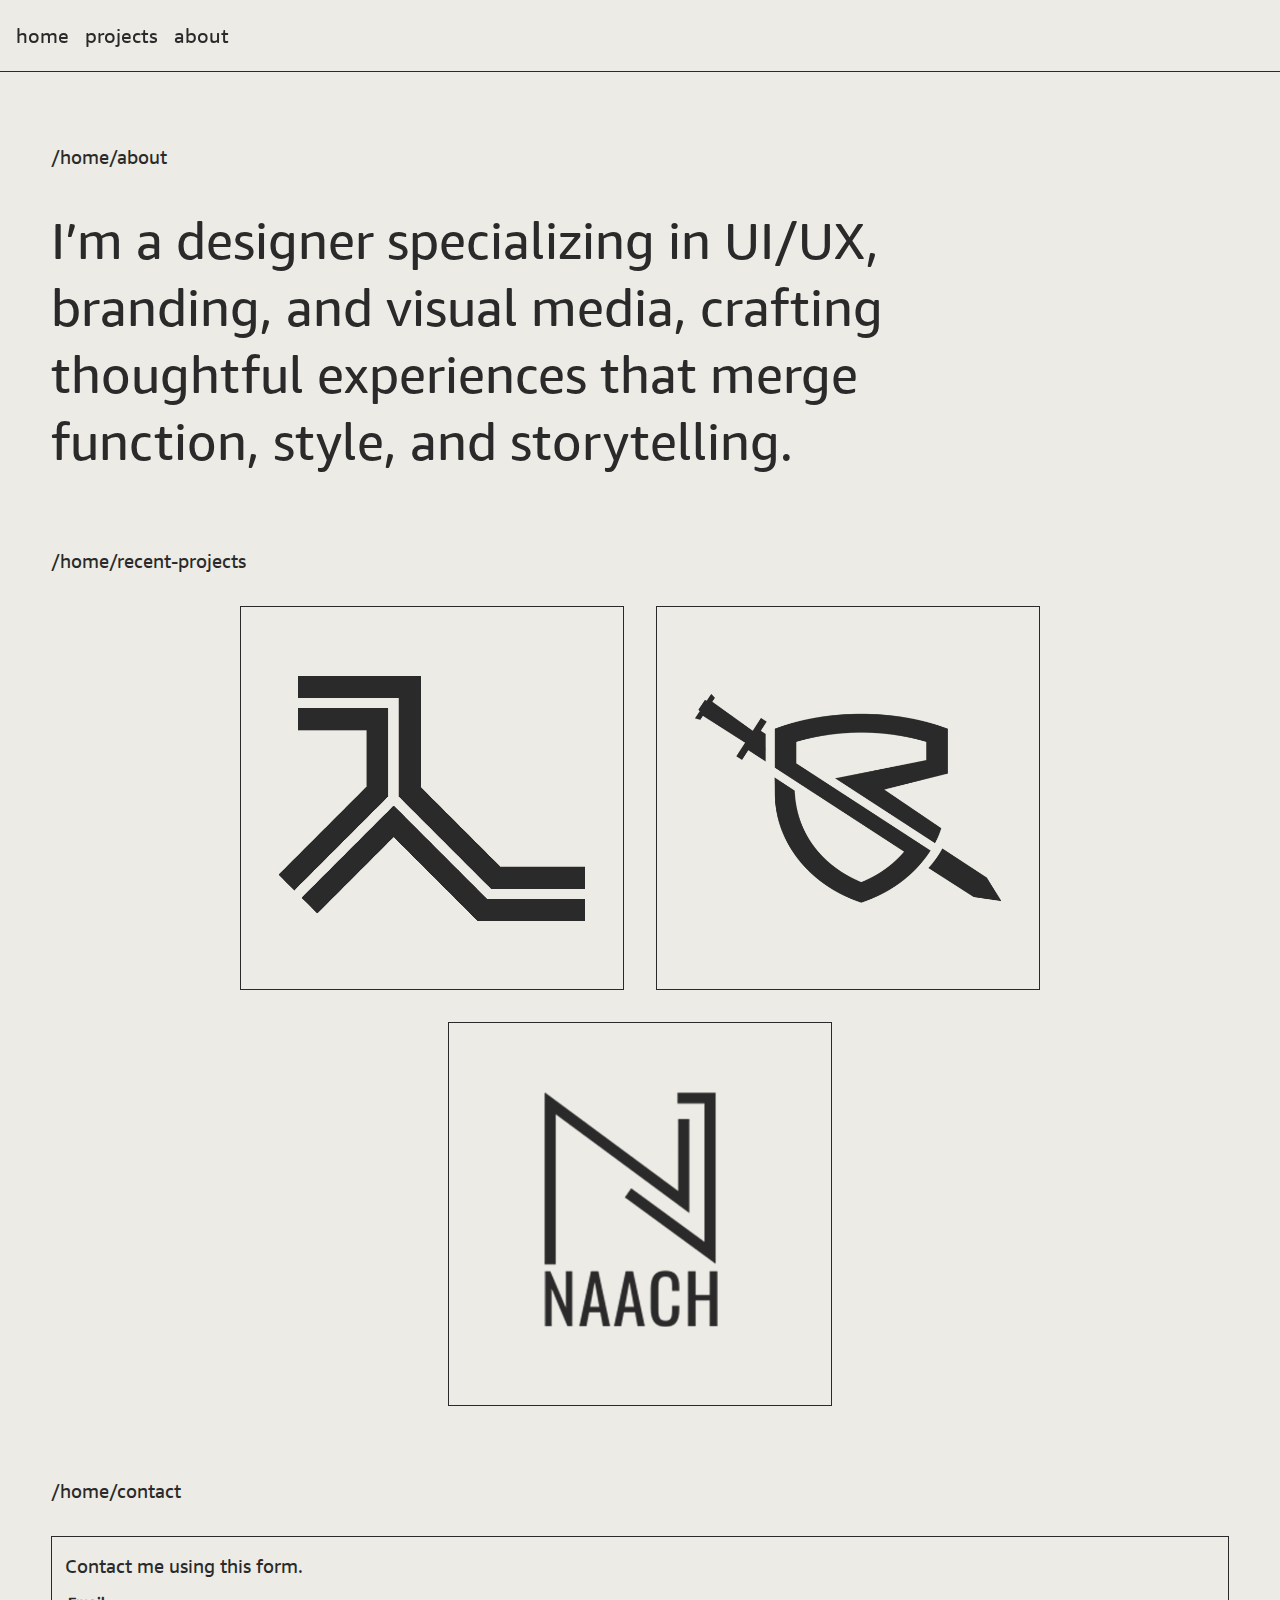
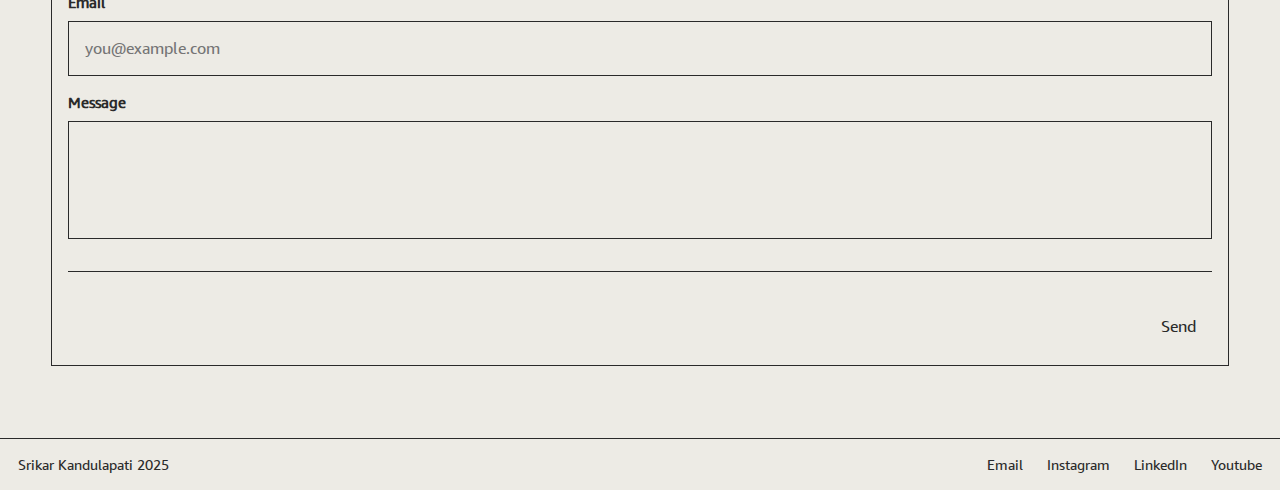
<file: index.html>
<!DOCTYPE html>
<html lang="en">
<head>
    <meta charset="UTF-8">
    <meta name="theme-color" content="#EDEBE5" />
    <meta name="viewport" content="width=device-width, initial-scale=1.0">
    <title>Portfolio</title>
    <link rel="stylesheet" href="style.css">
    <link rel="stylesheet" href="e-ink.css">
    <!-- <link rel="stylesheet" href="mediaqueries.css"> -->
</head>
<body>
    <nav id = "desktop-nav" class="navbar">
        <div>
            <ul class="nav-links">
                <li><a href="index.html">home</a></li>
                <li><a href="index.html#projects">projects</a></li>
                <li><a href="about.html">about</a></li>
            </ul>
            <!-- <button id="eink-toggle" class="eink-toggle-btn">Toggle E-Ink Mode</button> -->
        </div>
    </nav>
    <nav id="hamburger-nav">
        <div class="hamburger-menu">
            <div class="hamburger-icon" onclick="toggleMenu()">
                <span></span>
                <span></span>
                <span></span>
            </div>
            <div class="menu-links">
                <li><a href="#about" onclick="toggleMenu()">About</a></li>
                <li><a href="#Experience" onclick="toggleMenu()">Experience</a></li>
                <li><a href="#Projects" onclick="toggleMenu()">Projects</a></li>
                <li><a href="#Contact" onclick="toggleMenu()">Contacts</a></li>
            </div>
        </div>
    </nav>
    <section id="about">
        <div class="about-text">
            <h1>/home/about</h1>
            <p>I’m a designer specializing in UI/UX, branding, and visual media, crafting thoughtful experiences that merge function, style, and storytelling.</p>
          </div>
    </section>
    <section id="projects">
        <h1>/home/recent-projects</h1>
        <div class="projects-grid">
            <a href="LTS.html" class="project-link">
                <div class="project">
                    <img src="images/lambda-logo-grey.png" alt="Project 1" class="project-logo">
                    <div class="overlay">Lambda Technology Services</div>
                </div>
            </a>
            <div class="project">
                <img src="images/sapa-logo-grey.png" alt="Project 2" class="project-logo">
                <div class="overlay">RU SAPA</div>
            </div>
            <div class="project">
                <img src="images/naach-logo-grey.png" alt="Project 3" class="project-logo">
                <div class="overlay">NJ Naach</div>
            </div>
        </div>
    </section>
    <section id="contact">
        <div class="contact-text">
            <h1>/home/contact</h1>
            <div class="contact-form">
                <h2>Contact me using this form.</h2>
                <label for="email">Email</label>
                <input type="email" id="email" placeholder="you@example.com" />
              
                <label for="message">Message</label>
                <textarea id="message" class="input-style" rows="4"></textarea>
                <hr class="divider" />
                <button type="send" class="send-button">Send</button>
            </div>
          </div>
    </section>
    <footer class="site-footer">
        <div class="footer-content">
          <div class="footer-left">
            <p>Srikar Kandulapati 2025</p>
          </div>
          <div class="footer-right">
            <a href="mailto:youremail@example.com">Email</a>
            <a href="https://instagram.com/yourusername" target="_blank" rel="noopener noreferrer">Instagram</a>
            <a href="https://linkedin.com/in/yourusername" target="_blank" rel="noopener noreferrer">LinkedIn</a>
            <a href="https://linkedin.com/in/yourusername" target="_blank" rel="noopener noreferrer">Youtube</a>
          </div>
        </div>
      </footer>
    <script src="script.js"></script>
</body>
</html>
</file>
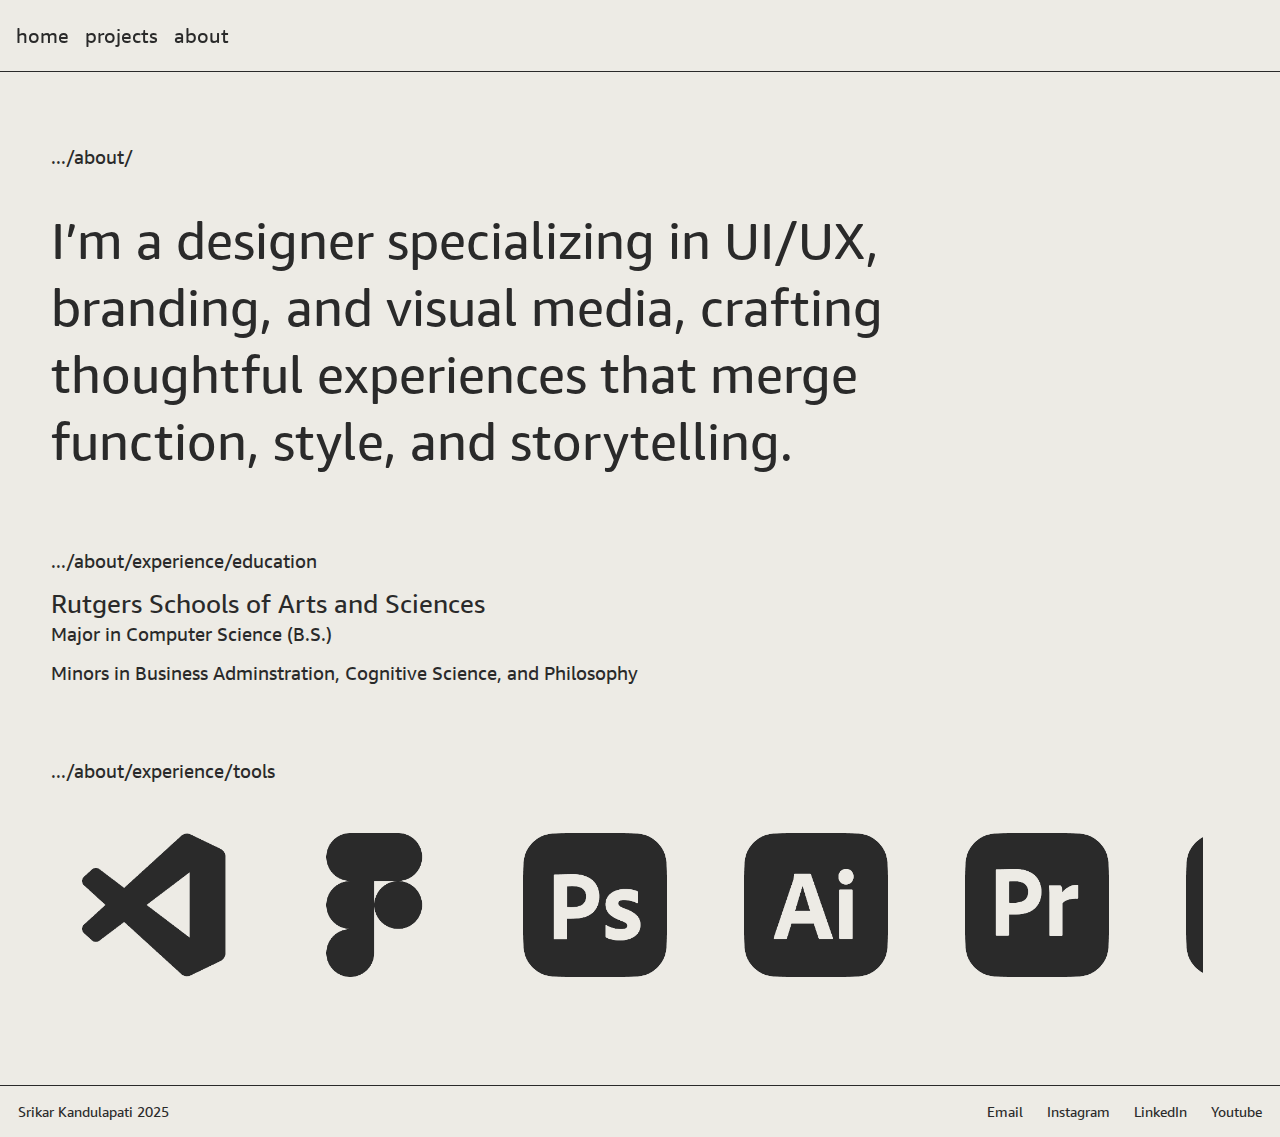
<file: about.html>
<!DOCTYPE html>
<html lang="en">
<head>
  <meta charset="UTF-8" />
  <meta name="viewport" content="width=device-width, initial-scale=1.0" />
  <title>About</title>
  <link rel="stylesheet" href="style.css" />
  <link rel="stylesheet" href="projects.css" />
</head>
<body>
    <nav id = "desktop-nav" class="navbar">
        <div>
            <ul class="nav-links">
                <li><a href="index.html">home</a></li>
                <li><a href="index.html#projects">projects</a></li>
                <li><a href="about.html">about</a></li>
            </ul>
            <!-- <button id="eink-toggle" class="eink-toggle-btn">Toggle E-Ink Mode</button> -->
        </div>
    </nav>
    <section id="about">
        <div class="about-text">
            <h1>.../about/</h1>
            <p>I’m a designer specializing in UI/UX, branding, and visual media, crafting thoughtful experiences that merge function, style, and storytelling.</p>
          </div>
    </section>
    <section id="experience-education">
      <div class="experience-text">
          <h1>.../about/experience/education</h1>
          <p1>Rutgers Schools of Arts and Sciences</p1>
          <h1> Major in Computer Science (B.S.) </h1>
          <h1> Minors in Business Adminstration, Cognitive Science, and Philosophy</h1>
      </section>
    <section id="experience-tools">
        <div class="experience-text">
            <h1>.../about/experience/tools</h1>
            <div class="scroll-container">
              <div class="row-scroll">
                <div class="image-swap-apps">
                  <img src="images/vs-code-grey.png" class="default-img" alt="VS Code">
                  <img src="images/vs-code-color.png" class="hover-img" alt="VS Code">
                </div>
                <div class="image-swap-apps">
                  <img src="images/figma-grey.png" class="default-img" alt="Figma">
                  <img src="images/figma-color.png" class="hover-img" alt="Figma">
                </div>
                <div class="image-swap-apps">
                  <img src="images/ps-grey.png" class="default-img" alt="Photoshop">
                  <img src="images/ps-color.png" class="hover-img" alt="Photoshop">
                </div>
                <div class="image-swap-apps">
                  <img src="images/ai-grey.png" class="default-img" alt="Illustrator">
                  <img src="images/ai-color.png" class="hover-img" alt="Illustrator">
                </div>
                <div class="image-swap-apps">
                  <img src="images/pr-grey.png" class="default-img" alt="Premiere Pro">
                  <img src="images/pr-color.png" class="hover-img" alt="Premiere Pro">
                </div>
                <div class="image-swap-apps">
                  <img src="images/ae-grey.png" class="default-img" alt="After Effects">
                  <img src="images/ae-color.png" class="hover-img" alt="After Effects">
                </div>
                <div class="image-swap-apps">
                  <img src="images/procreate-grey.png" class="default-img" alt="Procreate">
                  <img src="images/procreate-color.png" class="hover-img" alt="Procreate">
                </div>

                <div class="image-swap-apps">
                  <img src="images/vs-code-grey.png" class="default-img" alt="VS Code">
                  <img src="images/vs-code-color.png" class="hover-img" alt="VS Code">
                </div>
                <div class="image-swap-apps">
                  <img src="images/figma-grey.png" class="default-img" alt="Figma">
                  <img src="images/figma-color.png" class="hover-img" alt="Figma">
                </div>
                <div class="image-swap-apps">
                  <img src="images/ps-grey.png" class="default-img" alt="Photoshop">
                  <img src="images/ps-color.png" class="hover-img" alt="Photoshop">
                </div>
                <div class="image-swap-apps">
                  <img src="images/ai-grey.png" class="default-img" alt="Illustrator">
                  <img src="images/ai-color.png" class="hover-img" alt="Illustrator">
                </div>
                <div class="image-swap-apps">
                  <img src="images/pr-grey.png" class="default-img" alt="Premiere Pro">
                  <img src="images/pr-color.png" class="hover-img" alt="Premiere Pro">
                </div>
                <div class="image-swap-apps">
                  <img src="images/ae-grey.png" class="default-img" alt="After Effects">
                  <img src="images/ae-color.png" class="hover-img" alt="After Effects">
                </div>
                <div class="image-swap-apps">
                  <img src="images/procreate-grey.png" class="default-img" alt="Procreate">
                  <img src="images/procreate-color.png" class="hover-img" alt="Procreate">
                </div>
              </div>
            </div>
          </div>
    </section>
    <footer class="site-footer">
      <div class="footer-content">
        <div class="footer-left">
          <p>Srikar Kandulapati 2025</p>
        </div>
        <div class="footer-right">
          <a href="mailto:youremail@example.com">Email</a>
          <a href="https://instagram.com/yourusername" target="_blank" rel="noopener noreferrer">Instagram</a>
          <a href="https://linkedin.com/in/yourusername" target="_blank" rel="noopener noreferrer">LinkedIn</a>
          <a href="https://linkedin.com/in/yourusername" target="_blank" rel="noopener noreferrer">Youtube</a>
        </div>
      </div>
    </footer>
  <script src="script.js"></script>
</body>
</html>
</file>
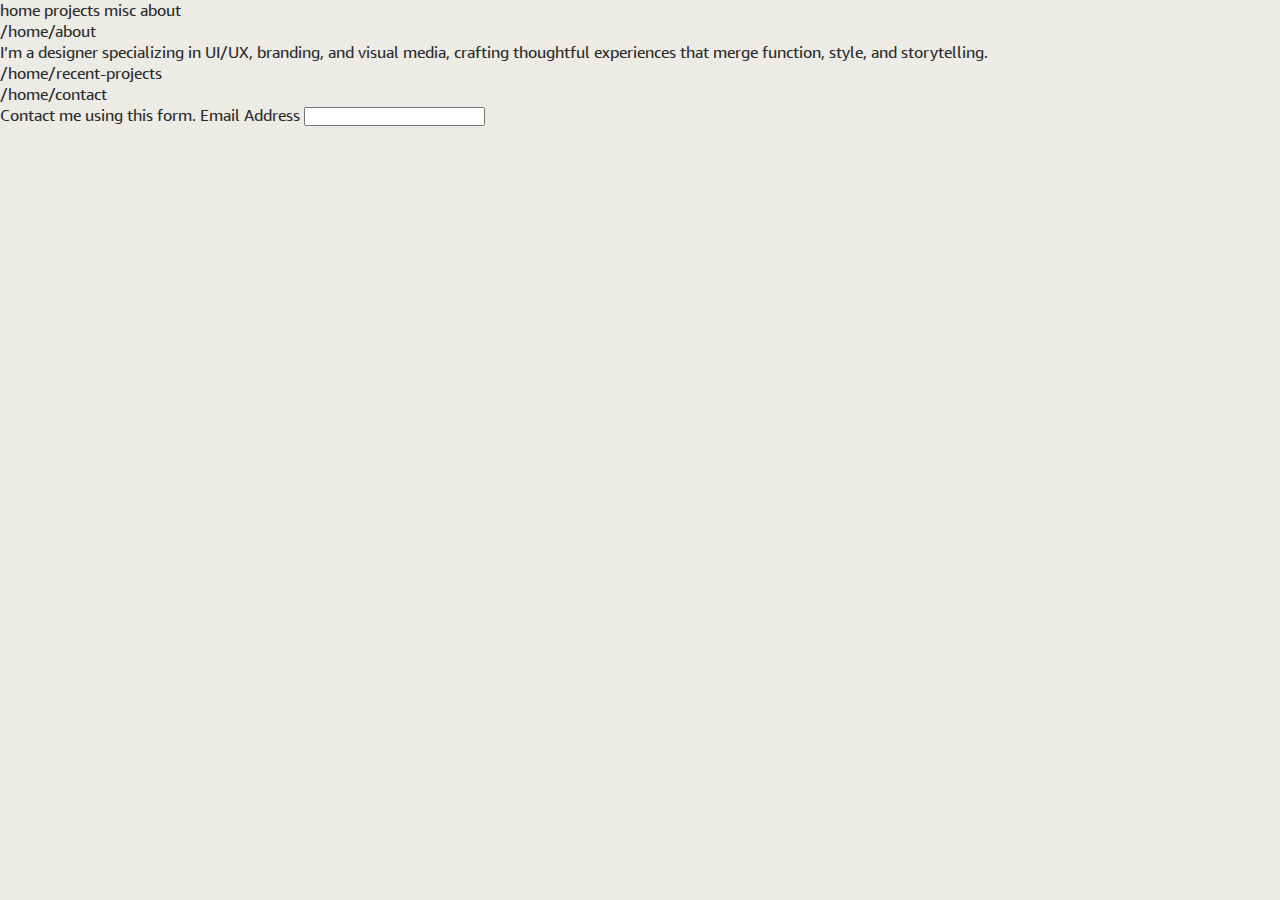
<file: e-ink.html>
<!DOCTYPE html>
<html lang="en">
<head>
  <meta charset="UTF-8" />
  <meta name="viewport" content="width=device-width, initial-scale=1.0"/>
  <title>/home/about</title>
  <link rel="stylesheet" href="style.css" />
</head>
<body>
  <div class="container">
    <!-- Top nav -->
    <div class="top-nav">
      <a href="#">home</a>
      <a href="#">projects</a>
      <a href="#">misc</a>
      <a href="#">about</a>
    </div>

    <!-- Section heading -->
    <div class="section-heading">/home/about</div>

    <!-- About content -->
    <div class="about-text">
      I’m a designer specializing in UI/UX, branding, and visual media, crafting thoughtful experiences that merge function, style, and storytelling.
    </div>

    <!-- Subsection headings -->
    <div class="sub-headings">
      <div>/home/recent-projects</div>
      <div>/home/contact</div>
    </div>

    <!-- Contact form -->
    <form>
      <label>Contact me using this form.</label>
      <label for="email">Email Address</label>
      <input type="email" id="email" name="email" />
    </form>
  </div>

  <script src="script.js"></script>
</body>
</html>
</file>
<file: style.css>
@font-face {
    font-family: 'AmazonEmberDisplay';
    src: url('fonts/AmazonEmberDisplay_Rg.ttf') format('truetype');
    font-weight: normal;
    font-style: normal;
}
  
* {
    margin: 0;
    padding: 0;
    box-sizing: border-box;
    /* outline: 1px solid red; */ /* Uncomment for debugging */
}

html, body {
    margin: 0;
    padding: 0;
    font-family: 'AmazonEmberDisplay', sans-serif;
    background-color: #EDEBE5;
    transition: background-color 0.2s ease, color 0.2s ease;
    color: #2A2A2A;
    scroll-behavior: auto;
    min-width: fit-content;
    
}

h1, h2, p {
    font-weight: normal;
    color: #2A2A2A;
}
  
h1 {
    font-size: 1.2rem;
    margin-bottom: 0.8rem;
}

h2 {
    font-size: 1.2rem;
    margin: 0 0.8rem;
    margin-bottom: 0.8rem;
}
  
p {
    font-size: 3.2rem;
    max-width: 1000px;
    margin: 2.4rem 0;
}

/* === Navigation === */
:root {
    scroll-padding-top: 72px; /* Adjust based on your navbar height */
  }

nav {
    position: sticky;
    top: 0;
    z-index: 10; /* forces it to sit above other content */
    display: flex;
    align-items: center;
    justify-content: left;
    height: 72px;
    border-bottom: 1px solid #2A2A2A;
    padding: 0 1rem;
    backdrop-filter: blur(8px);
    background-color: rgba(237, 235, 229, 0.6); /* E-Ink translucent tone */
}
.nav-links {
    display: flex;
    list-style: none;
    font-size: 1.25rem;
    gap: 1rem;
}

/* === Sections === */
  
section {
    padding: 0;
    margin: 8vh 4vw;
    height: auto;
    display: block;
}
  
.section-container {
    display: flex;
}
  
/* === Projects Section === */

.projects-grid {
    display: flex;
    justify-content: center;
    gap: 2rem;
    flex-wrap: wrap;
    margin: 2rem 0;
}
  
.project {
    display: flex;
    flex-direction: column;
    justify-content: center;
    align-items: center;
    position: relative;
    width: 24rem;
    height: 24rem;
    border: 1px solid #2A2A2A;
    overflow: visible;
}
.project img {
    width: 80%;
    height: auto;
    transition: filter 0.3s ease;
    object-fit: contain;
    display: block;
}
  
.project .overlay {
    position: absolute;
    top: 0;
    left: 0;
    width: 100%;
    height: 100%;
    background-color: rgba(237, 235, 229, 0.9);
    color: #2A2A2A;
    font-family: 'AmazonEmberDisplay', sans-serif;
    font-size: 2.4rem;
    display: flex;
    align-items: center;
    justify-content: center;
    opacity: 0;
    transition: opacity 0.3s ease;
    text-align: center;
}
  
.project:hover img {
    filter: blur(4px);
}
  
.project:hover .overlay {
    opacity: 1;
}

/* === Contact Form === */
  
.contact-form {
    display: flex;
    flex-direction: column;
    border: 1px solid #2A2A2A;
    max-width: 100%;
    padding-top: 1rem;
    margin: 2rem 0; 
}

.contact-form label {
    font-weight: bold;
    font-size: 0.95rem;
    display: block;
    margin: 0 1rem 0.5rem;
}

.contact-form input,
.contact-form textarea {
    background-color: #EDEBE5;
    color: #2A2A2A;
    border: 1px solid #2A2A2A;
    font-family: inherit;
    font-size: 1rem;
    padding: 1rem;
    margin: 0 1rem 1rem;
    outline: none;
    resize: none;
    box-sizing: border-box;
}
  
.send-button {
    background-color: #EDEBE5;
    color: #2A2A2A;
    border: none;
    font-size: 1rem;
    padding: 0.75rem 1rem;
    font-family: 'AmazonEmberDisplay', sans-serif;
    align-self: flex-end; 
    cursor: pointer;
    margin: 1rem;
}
  
.divider {
    border: none;
    border-top: 1px solid #2A2A2A;
    margin: 1rem;
}

.site-footer {
    border-top: 1px solid #2A2A2A;
    background-color: #EDEBE5;
    padding: 1rem 2vh;
    font-family: 'AmazonEmberDisplay', sans-serif;
    color: #2A2A2A;
    margin-top: 3rem;
  }
  
  .footer-content {
    display: flex;
    justify-content: space-between; /* ✅ left and right align */
    align-items: center;
    flex-wrap: wrap;
  }
  
  .footer-left p {
    margin: 0;
    font-size: 0.9rem;
  }
  
  .footer-right {
    display: flex;
    gap: 1.5rem;
    font-size: 0.9rem;
  }
  
  .footer-right a {
    color: #2A2A2A;
    text-decoration: none;
    transition: opacity 0.2s ease;
  }
  
  .footer-right a:hover {
    opacity: 0.6;
  }
  /* === Links & Transitions === */
  
  a, .btn {
    transition: all 300ms ease;
    text-decoration: none;
    color: #2A2A2A;
    text-decoration-color: white;
  }
  
  
/* hamburger menu */

#hamburger-nav {
    display: none;
}
.hamburger-menu {
    position: relative;
    display: inline-block;
}

.hamburger-icon {
    display: flex;
    flex-direction: column;
    justify-content: space-between;
    height: 24px;
    width: 30px;
    cursor: pointer;
}

.hamburger-icon span {
    width: 100%;
    height: 2px;
    background-color: #2A2A2A;
    transition: all 0.3 ease-in-out;
}

.menu-links{
    position: absolute;
    top: 100%;
    right: 0%;
    background-color: white;
    width: fit-content;
    max-height: 0;
    overflow: hidden;
    transition: all 0.3 ease-in-out;
}

.menu-link a{
    display: block;
    padding: 10px;
    text-align: center;
    font-size: 1.5rem;
    color: black;
    text-decoration: none;
    transition: all 0.3 ease-in-out;
}

.menu-links li{
    list-style: none;
}

.menu-links.open {
    max-height: 300px;
}

.hamburger-icon.open span:first-child{
    transform: rotate(45deg) translate(10px, 5px);
    transition: all 0.5s ease-in-out;
}

.hamburger-icon.open span:nth-child(2){
    opacity: 0;
    transition: all 0.5s ease-in-out;
}

.hamburger-icon.open span:last-child{
    transform: rotate(-45deg) translate(10px, -5px);
    transition: all 0.5s ease-in-out;
}

.hamburger-icon span:first-child{
    transform: none;
    transition: all 0.5s ease-in-out;
}

.hamburger-icon span:nth-child(2){
    opacity: 1;
    transition: all 0.5s ease-in-out;
}

.hamburger-icon span:last-child{
    transform: none;
    transition: all 0.5s ease-in-out;
}
</file>
<file: e-ink.css>
.eink-refresh {
    transition: background-color 0.2s, color 0.2s;
    background-color: #2A2A2A !important;
    color: #EDEBE5 !important;
}
  
  .eink-transitioning * {
    transition: none !important;
}

/* Style for the E-Ink toggle button */
.toggle-eink-btn {
    position: fixed;
    bottom: 20px;
    right: 20px;
    padding: 10px 20px;
    border-radius: 5px;
    cursor: pointer;
    transition: background-color 0.3s;
    border: 1px solid #2A2A2A;
    background-color: #EDEBE5;
    color: #2A2A2A;
    border: none;
    font-size: 1rem;
    font-family: 'AmazonEmberDisplay', sans-serif;
    cursor: pointer;
}

.toggle-eink-btn:focus {
    outline: none;
}
</file>
<file: mediaqueries.css>
@media screen and (max-width: 1200px){
    #desktop-nav {
        display: none;
    }
    
    #hamburger-nav{
        display: flex;
    }

}
</file>
<file: projects.css>
.scroll-container {
    overflow: hidden;
    position: relative;
    width: 100%;
    max-width: 90vw;
    padding: 0;
    flex-shrink: 0;

}

.row-scroll {
    display: flex;
    animation: scroll 20s linear infinite;
    width: fit-content;
    gap: 1rem;
}

.image-swap-apps {
    position: relative;
    height: 16vh;
    width: 16vw;
    display: inline-block;
    transition: transform 0.5s ease;
    margin: 4vh 0;
    flex-shrink: 0;
}
  
.image-swap-apps:hover {
    transform: scale(1.25);
}
  
.image-swap-apps img {
    height: 100%;
    width: 100%;
    position: absolute;
    top: 0;
    left: 0;
    transition: opacity 0.5s ease;
    object-fit: contain;
}
  
.hover-img {
    opacity: 0;
}
  
.image-swap-apps:hover .hover-img {
    opacity: 1;
}
  
.image-swap-apps:hover .default-img {
    opacity: 0;
}
  
@keyframes scroll {
    0% {
      transform: translateX(0%);
    }
    100% {
      transform: translateX(-50%);
    }
}

/*----------------------------------*/

.image-container {
    width: 100%;
    height: auto;
    max-height: 95vh;
    overflow: hidden;
    position: relative;
}

.main-image {
    width: 100%;            
    height: auto;          
    max-height: 95vh;      
    object-fit: cover;     
    transition: transform 1.0s ease;
    will-change: transform;
}

.image {
    width: 100%;           
    height: auto;         
    max-height: 95vh;      
    object-fit: cover;     
    transition: transform 1.0s ease;
    will-change: transform;
}

p1 {
    font-size: 1.6rem;
}

.image-row {
    display: flex;
    justify-content: center;   
    gap: 0.5vh;                 
}
  
.side-image {
    width: 50%;              
    height: auto;              
    object-fit: cover;    
}
</file>
